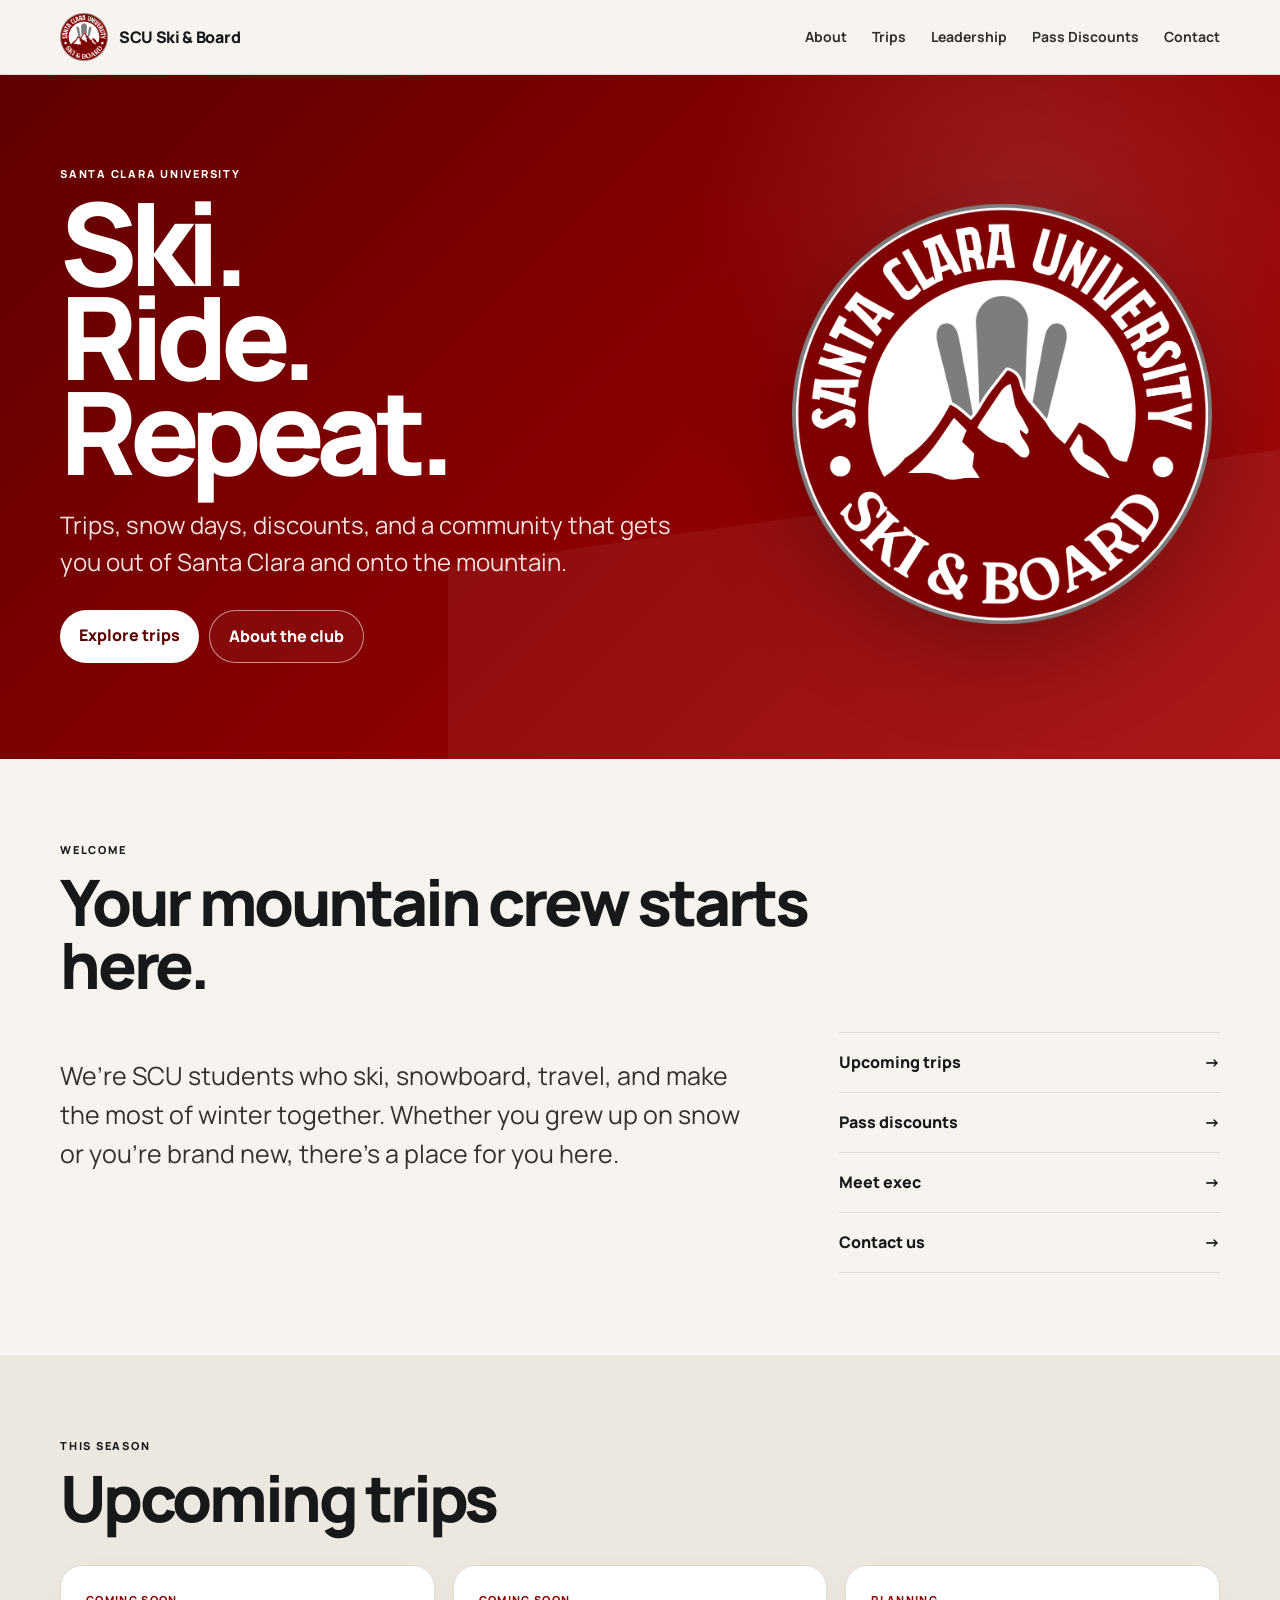
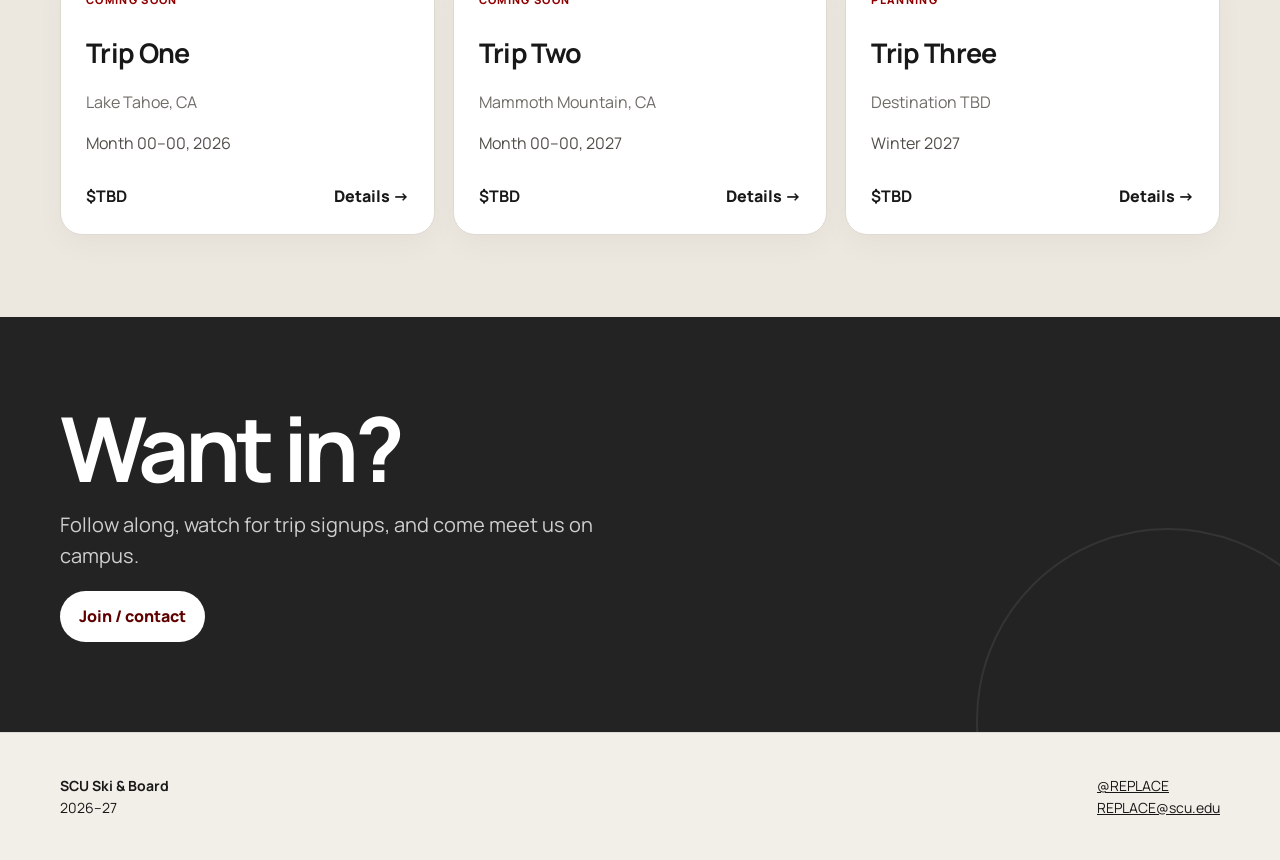
<file: index.html>
<!doctype html>
<html lang="en">
<head>
  <meta charset="utf-8">
  <meta name="viewport" content="width=device-width, initial-scale=1">
  <title>SCU Ski & Board</title>
  <link rel="stylesheet" href="style.css">
</head>
<body>
  <div id="site-header"></div>

  <main>
    <section class="hero branded-hero">
      <div class="wrap hero-grid">
        <div class="hero-content">
          <p class="eyebrow">Santa Clara University</p>
          <h1>Ski.<br>Ride.<br>Repeat.</h1>
          <p class="hero-copy">Trips, snow days, discounts, and a community that gets you out of Santa Clara and onto the mountain.</p>
          <div class="button-row">
            <a class="button primary" href="trips.html">Explore trips</a>
            <a class="button ghost" href="about.html">About the club</a>
          </div>
        </div>
        <div class="hero-logo-wrap" aria-hidden="true">
          <img class="hero-logo" src="images/scu-ski-board-logo.png" alt="">
        </div>
      </div>
    </section>

    <section class="section wrap">
      <div class="section-heading">
        <p class="eyebrow">Welcome</p>
        <h2>Your mountain crew starts here.</h2>
      </div>
      <div class="two-col">
        <p class="lead">We’re SCU students who ski, snowboard, travel, and make the most of winter together. Whether you grew up on snow or you’re brand new, there’s a place for you here.</p>
        <div class="quick-links">
          <a href="trips.html">Upcoming trips <span>→</span></a>
          <a href="passes.html">Pass discounts <span>→</span></a>
          <a href="leadership.html">Meet exec <span>→</span></a>
          <a href="contact.html">Contact us <span>→</span></a>
        </div>
      </div>
    </section>

    <section class="section alt">
      <div class="wrap">
        <div class="section-heading">
          <p class="eyebrow">This season</p>
          <h2>Upcoming trips</h2>
        </div>
        <div id="home-trips" class="card-grid"></div>
      </div>
    </section>

    <section class="photo-band">
      <div class="wrap photo-band-content">
        <h2>Want in?</h2>
        <p>Follow along, watch for trip signups, and come meet us on campus.</p>
        <a class="button light" href="contact.html">Join / contact</a>
      </div>
    </section>
  </main>

  <div id="site-footer"></div>
  <script src="site-data.js"></script>
  <script src="script.js"></script>
</body>
</html>
</file>
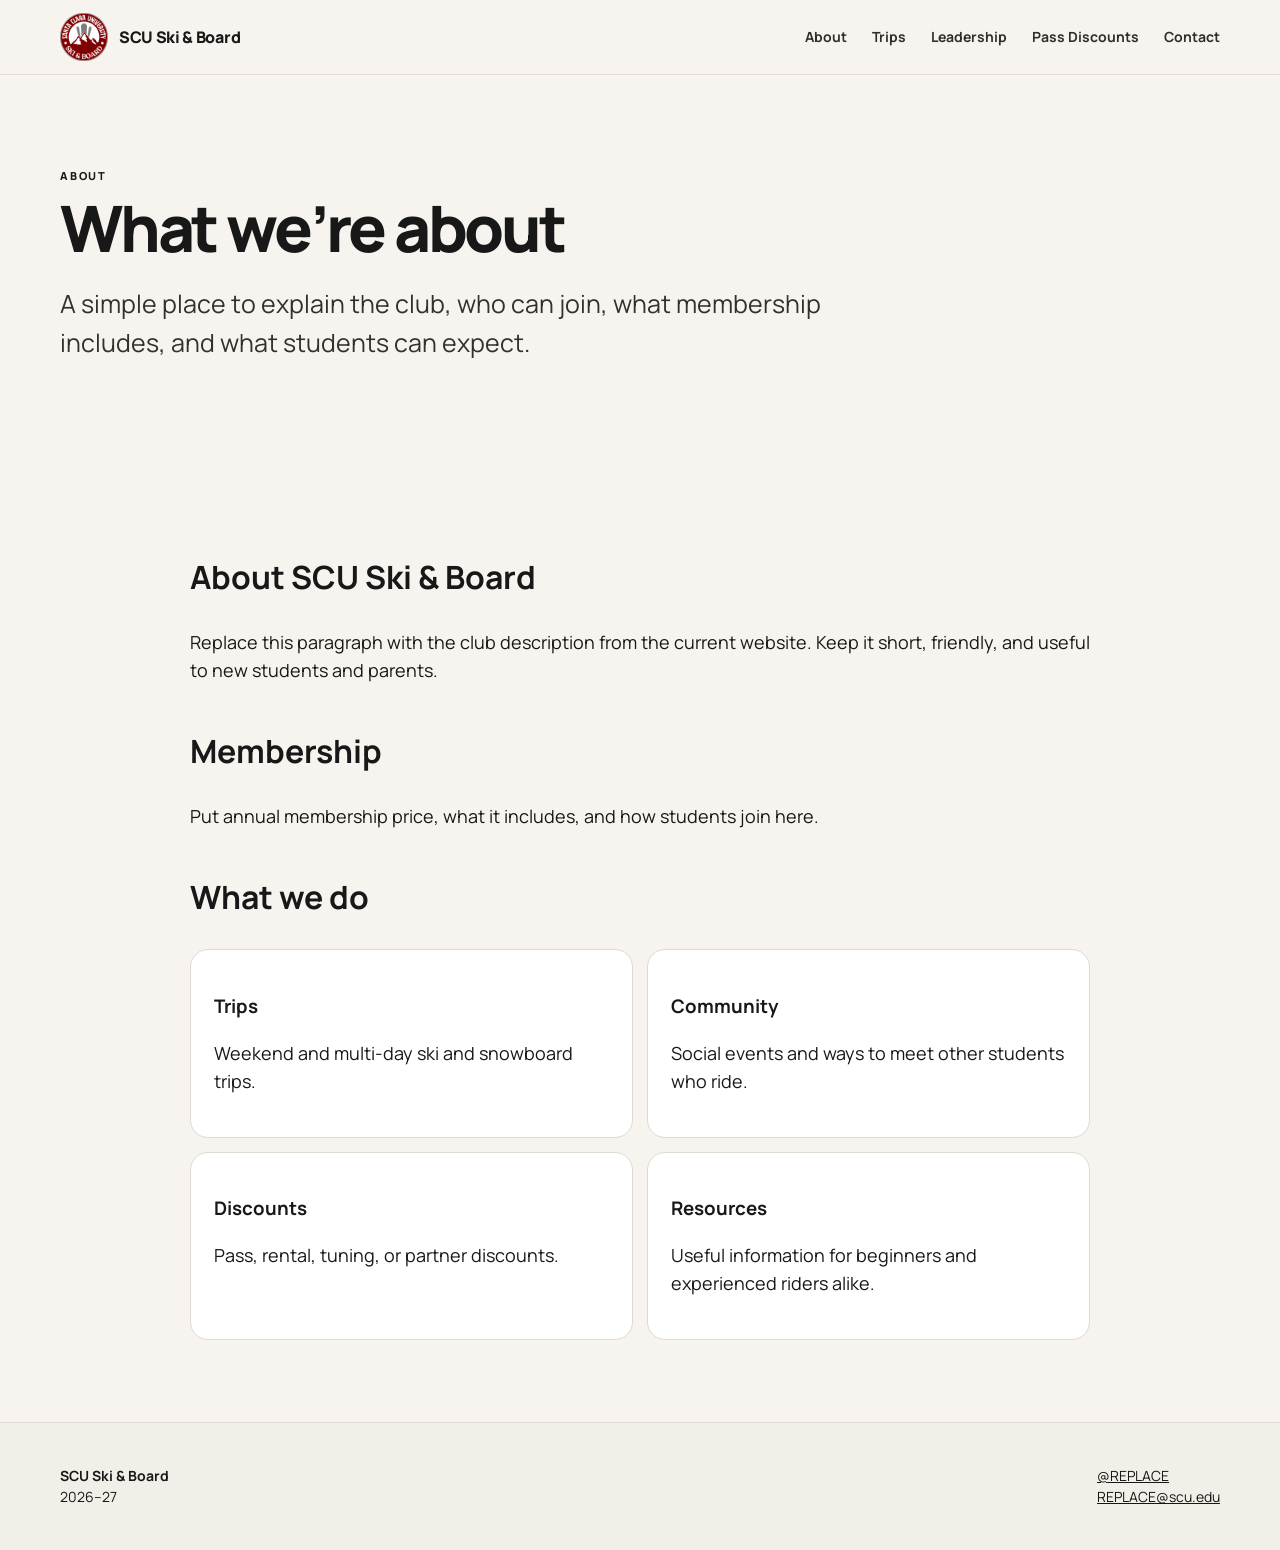
<file: about.html>
<!doctype html>
<html lang="en">
<head>
  <meta charset="utf-8"><meta name="viewport" content="width=device-width, initial-scale=1">
  <title>About | SCU Ski & Board</title><link rel="stylesheet" href="style.css">
</head>
<body>
<div id="site-header"></div>
<main>
  <section class="page-hero wrap">
    <p class="eyebrow">About</p>
    <h1>What we’re about</h1>
    <p class="lead">A simple place to explain the club, who can join, what membership includes, and what students can expect.</p>
  </section>
  <section class="section wrap prose">
    <h2>About SCU Ski & Board</h2>
    <p>Replace this paragraph with the club description from the current website. Keep it short, friendly, and useful to new students and parents.</p>

    <h2>Membership</h2>
    <p>Put annual membership price, what it includes, and how students join here.</p>

    <h2>What we do</h2>
    <div class="info-grid">
      <article><h3>Trips</h3><p>Weekend and multi-day ski and snowboard trips.</p></article>
      <article><h3>Community</h3><p>Social events and ways to meet other students who ride.</p></article>
      <article><h3>Discounts</h3><p>Pass, rental, tuning, or partner discounts.</p></article>
      <article><h3>Resources</h3><p>Useful information for beginners and experienced riders alike.</p></article>
    </div>
  </section>
</main>
<div id="site-footer"></div><script src="site-data.js"></script><script src="script.js"></script>
</body></html>
</file>
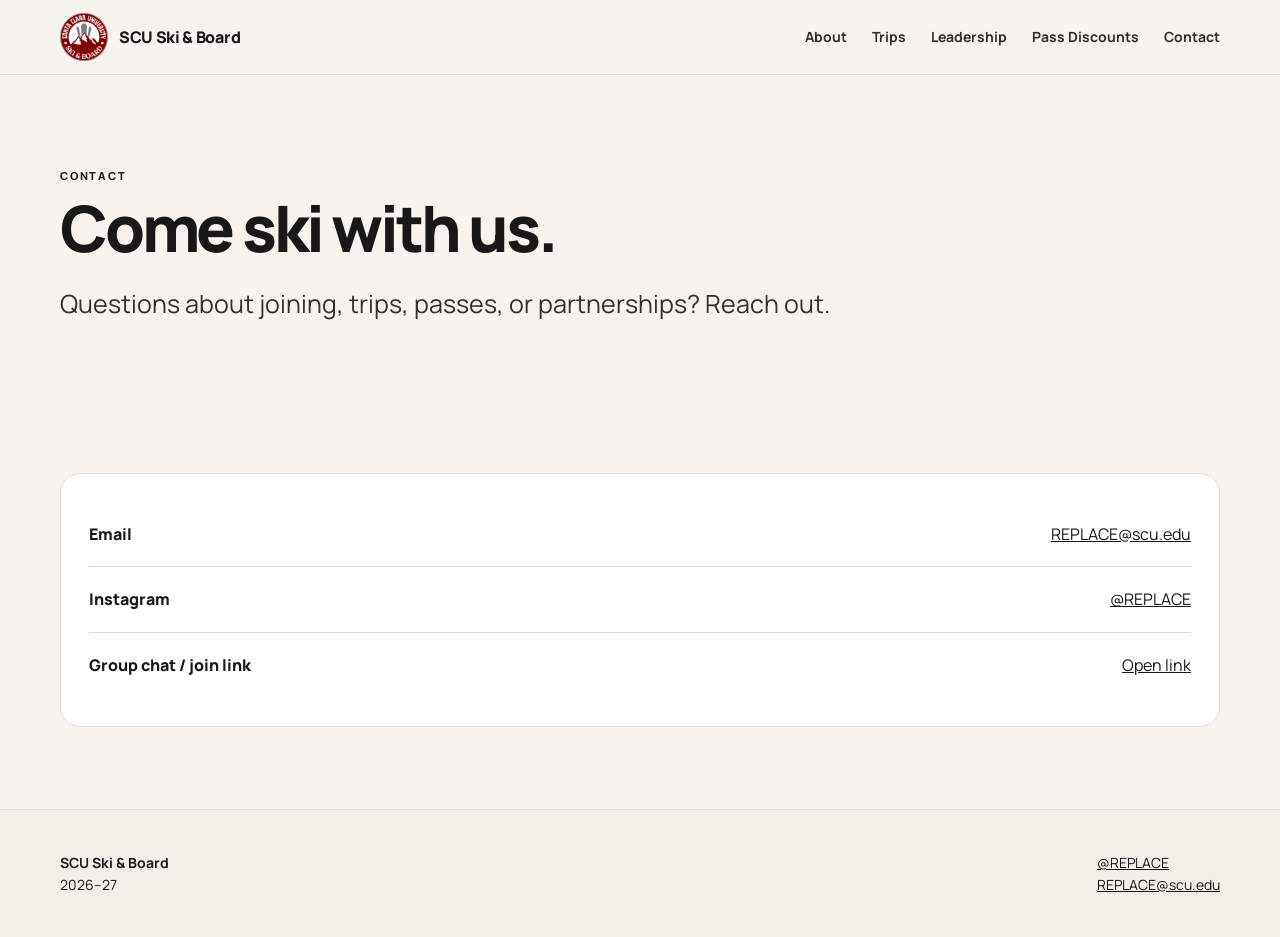
<file: contact.html>
<!doctype html>
<html lang="en">
<head>
  <meta charset="utf-8"><meta name="viewport" content="width=device-width, initial-scale=1">
  <title>Contact | SCU Ski & Board</title><link rel="stylesheet" href="style.css">
</head>
<body>
<div id="site-header"></div>
<main>
  <section class="page-hero wrap">
    <p class="eyebrow">Contact</p>
    <h1>Come ski with us.</h1>
    <p class="lead">Questions about joining, trips, passes, or partnerships? Reach out.</p>
  </section>
  <section class="section wrap">
    <div class="contact-card">
      <div><span class="label">Email</span><a id="contact-email" href="#"></a></div>
      <div><span class="label">Instagram</span><a id="contact-instagram" href="#" target="_blank" rel="noopener"></a></div>
      <div><span class="label">Group chat / join link</span><a id="contact-join" href="#" target="_blank" rel="noopener">Open link</a></div>
    </div>
  </section>
</main>
<div id="site-footer"></div><script src="site-data.js"></script><script src="script.js"></script>
</body></html>
</file>
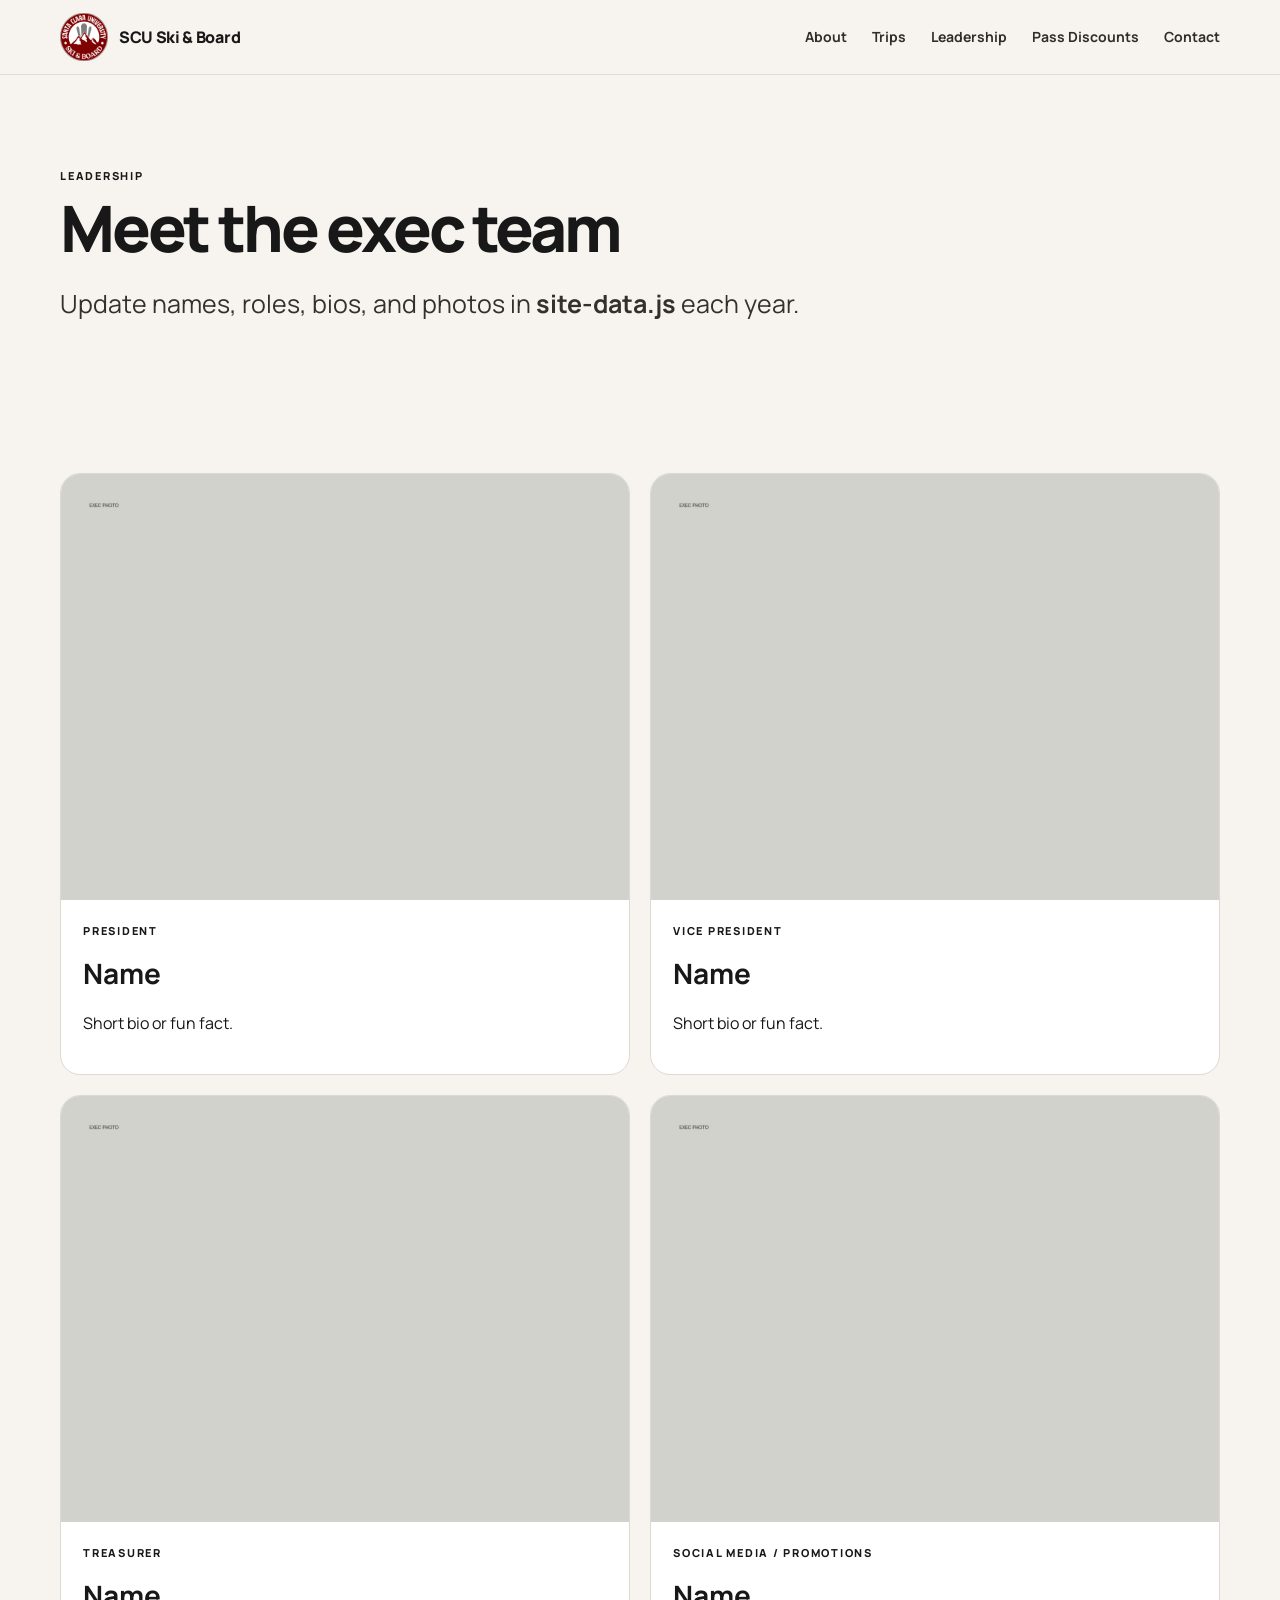
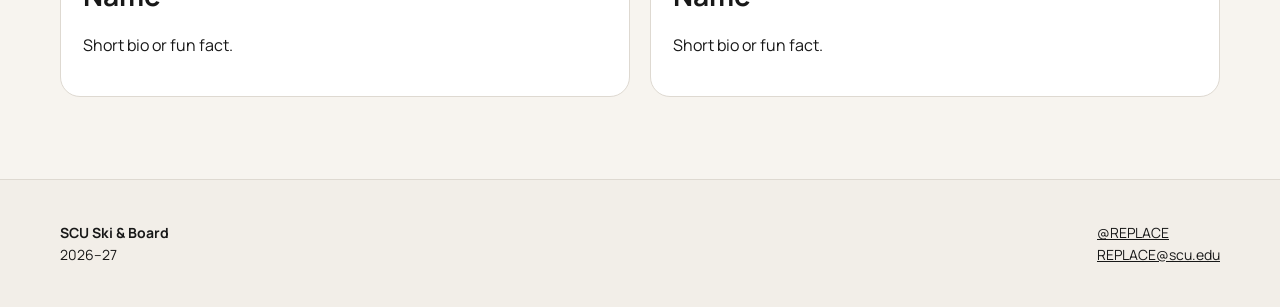
<file: leadership.html>
<!doctype html>
<html lang="en">
<head>
  <meta charset="utf-8"><meta name="viewport" content="width=device-width, initial-scale=1">
  <title>Leadership | SCU Ski & Board</title><link rel="stylesheet" href="style.css">
</head>
<body>
<div id="site-header"></div>
<main>
  <section class="page-hero wrap">
    <p class="eyebrow">Leadership</p>
    <h1>Meet the exec team</h1>
    <p class="lead">Update names, roles, bios, and photos in <strong>site-data.js</strong> each year.</p>
  </section>
  <section class="section wrap">
    <div id="exec-grid" class="exec-grid"></div>
  </section>
</main>
<div id="site-footer"></div><script src="site-data.js"></script><script src="script.js"></script>
</body></html>
</file>
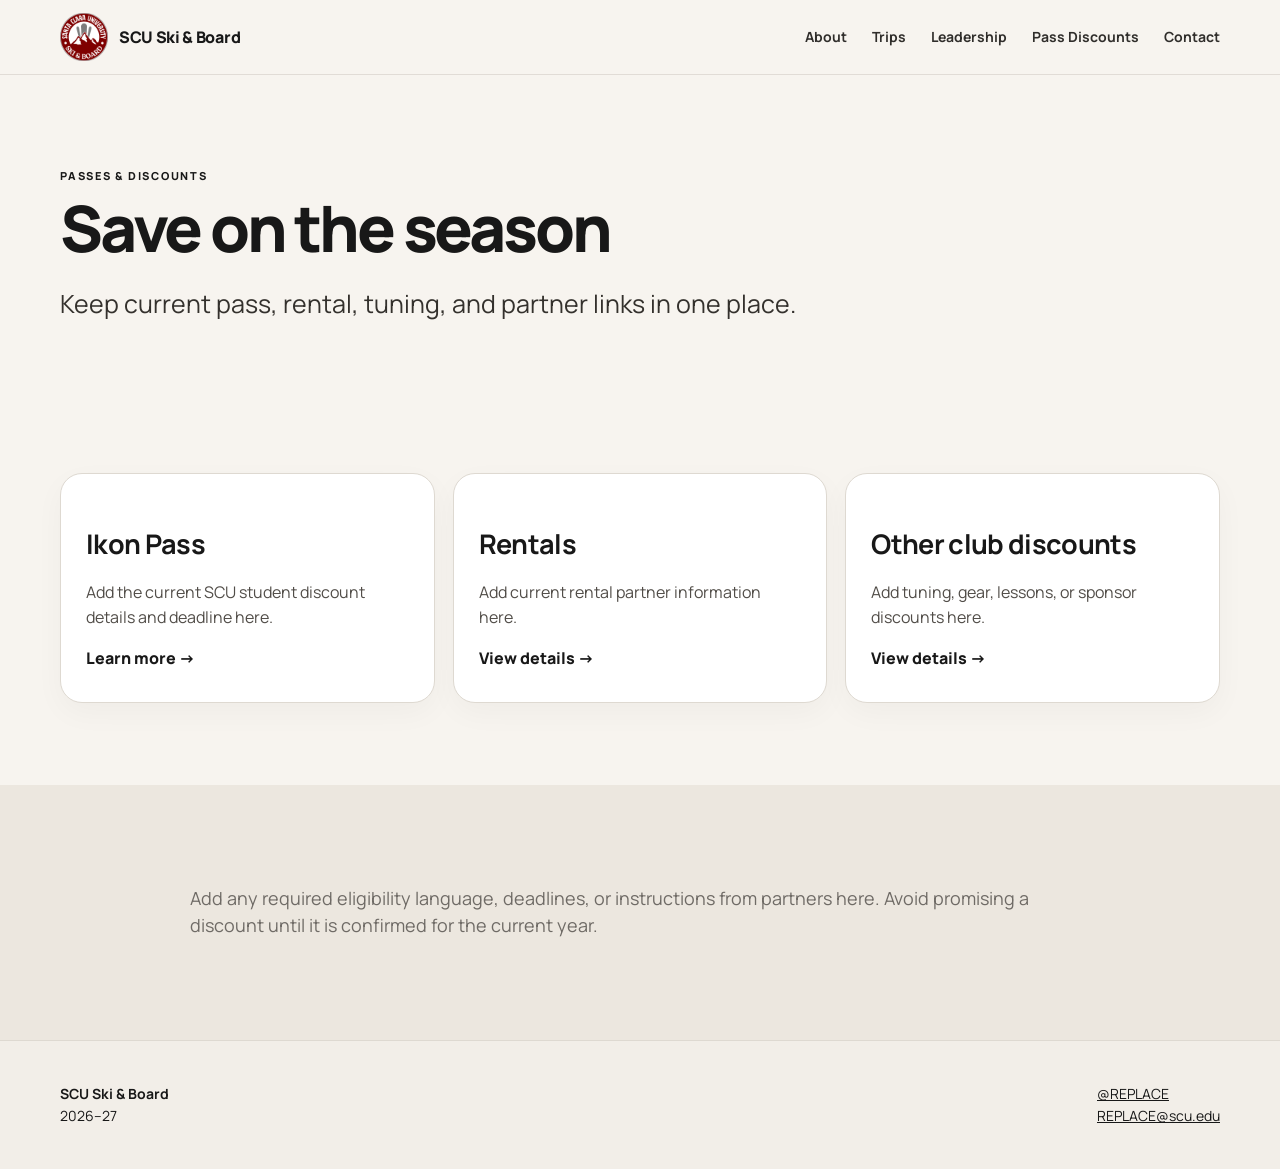
<file: passes.html>
<!doctype html>
<html lang="en">
<head>
  <meta charset="utf-8"><meta name="viewport" content="width=device-width, initial-scale=1">
  <title>Pass Discounts | SCU Ski & Board</title><link rel="stylesheet" href="style.css">
</head>
<body>
<div id="site-header"></div>
<main>
  <section class="page-hero wrap">
    <p class="eyebrow">Passes & discounts</p>
    <h1>Save on the season</h1>
    <p class="lead">Keep current pass, rental, tuning, and partner links in one place.</p>
  </section>
  <section class="section wrap">
    <div id="discount-grid" class="card-grid"></div>
  </section>
  <section class="section alt">
    <div class="wrap prose">
      <p class="small-note">Add any required eligibility language, deadlines, or instructions from partners here. Avoid promising a discount until it is confirmed for the current year.</p>
    </div>
  </section>
</main>
<div id="site-footer"></div><script src="site-data.js"></script><script src="script.js"></script>
</body></html>
</file>
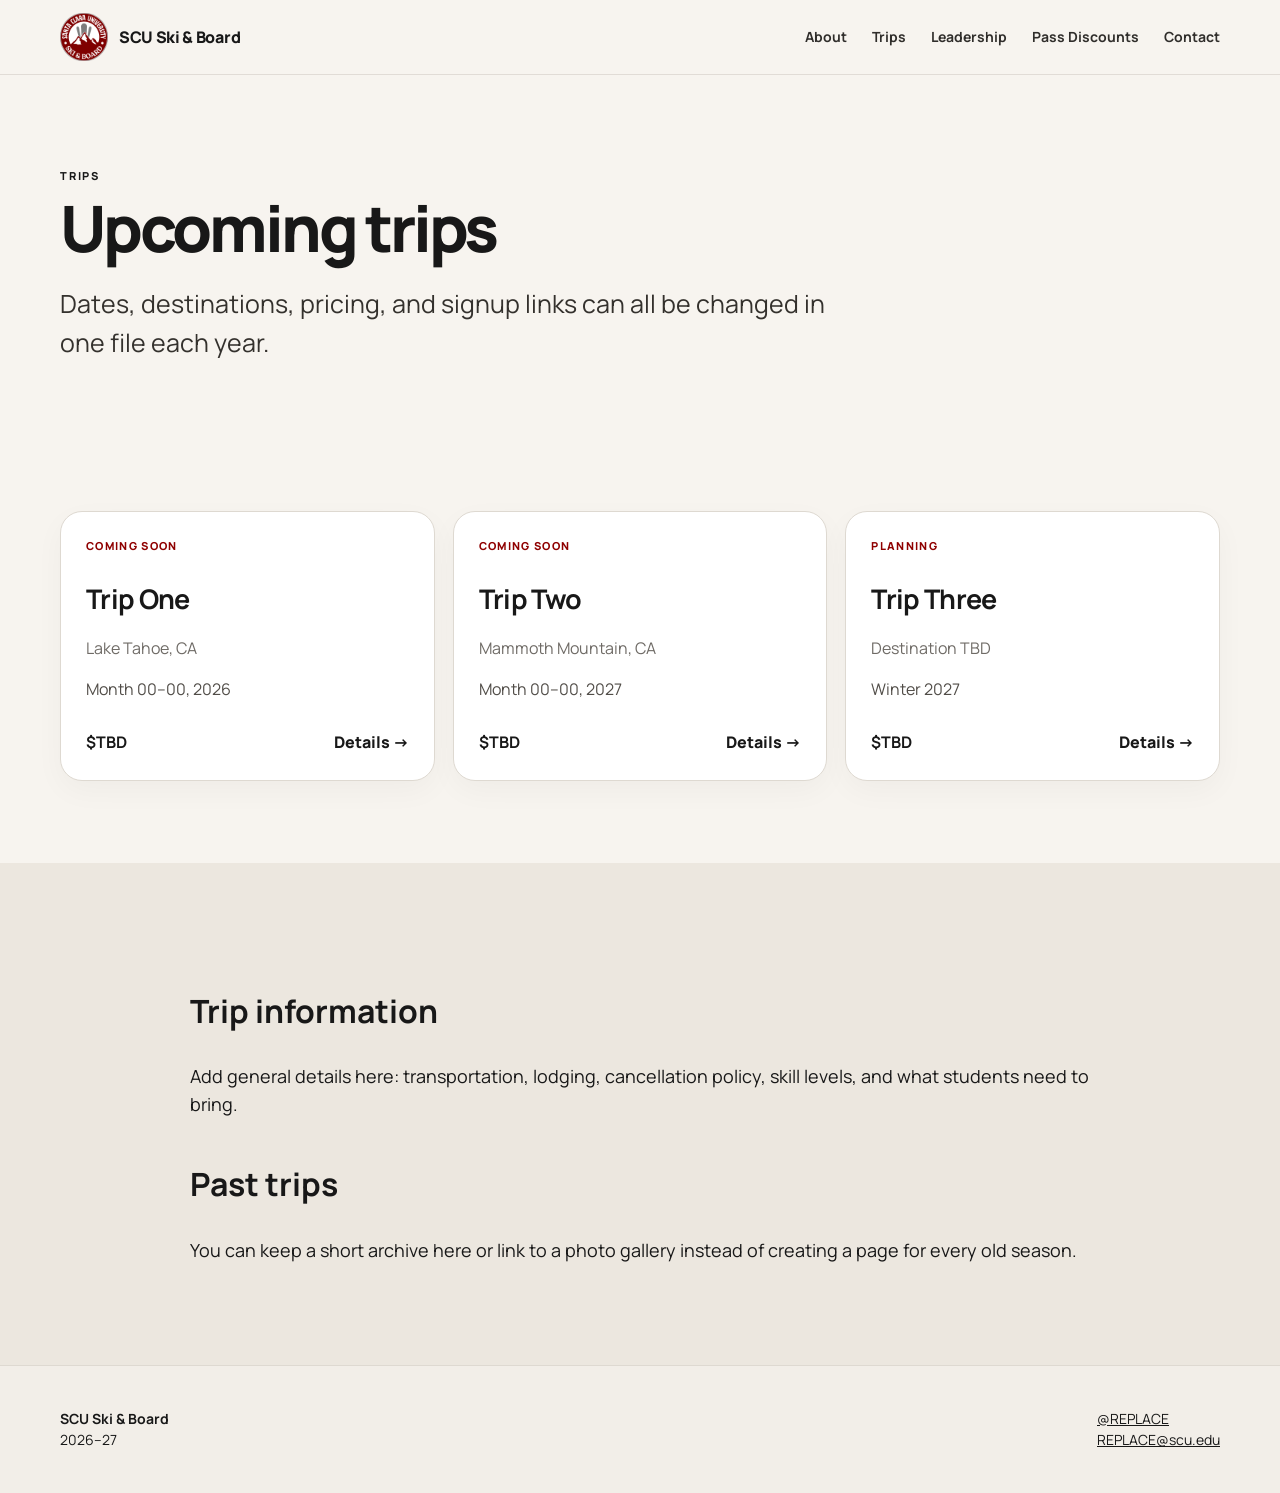
<file: trips.html>
<!doctype html>
<html lang="en">
<head>
  <meta charset="utf-8"><meta name="viewport" content="width=device-width, initial-scale=1">
  <title>Trips | SCU Ski & Board</title><link rel="stylesheet" href="style.css">
</head>
<body>
<div id="site-header"></div>
<main>
  <section class="page-hero wrap">
    <p class="eyebrow">Trips</p>
    <h1>Upcoming trips</h1>
    <p class="lead">Dates, destinations, pricing, and signup links can all be changed in one file each year.</p>
  </section>
  <section class="section wrap">
    <div id="all-trips" class="card-grid"></div>
  </section>
  <section class="section alt">
    <div class="wrap prose">
      <h2>Trip information</h2>
      <p>Add general details here: transportation, lodging, cancellation policy, skill levels, and what students need to bring.</p>
      <h2>Past trips</h2>
      <p>You can keep a short archive here or link to a photo gallery instead of creating a page for every old season.</p>
    </div>
  </section>
</main>
<div id="site-footer"></div><script src="site-data.js"></script><script src="script.js"></script>
</body></html>
</file>
<file: style.css>
@import url('https://fonts.googleapis.com/css2?family=Manrope:wght@400;500;600;700;800&display=swap');

:root {
  --bg: #f7f4ef;
  --paper: #ffffff;
  --ink: #181818;
  --muted: #6f6b66;
  --line: #ded9d1;
  --red: #8f0000;
  --red-dark: #5f0000;
  --charcoal: #232323;
  --snow: #fbfaf7;
  --max: 1160px;
}

* { box-sizing: border-box; }
html { scroll-behavior: smooth; }
body {
  margin: 0;
  font-family: "Manrope", ui-sans-serif, system-ui, -apple-system, BlinkMacSystemFont, "Segoe UI", sans-serif;
  color: var(--ink);
  background: var(--bg);
  line-height: 1.55;
}
a { color: inherit; }
img { max-width: 100%; display: block; }
.wrap { width: min(calc(100% - 36px), var(--max)); margin: 0 auto; }

/* Header */
.site-header {
  position: sticky;
  top: 0;
  z-index: 50;
  background: rgba(247,244,239,.93);
  border-bottom: 1px solid rgba(120,110,100,.18);
  backdrop-filter: blur(12px);
}
.nav {
  min-height: 74px;
  display: flex;
  align-items: center;
  justify-content: space-between;
  gap: 24px;
}
.brand {
  display: flex;
  align-items: center;
  gap: 11px;
  text-decoration: none;
  font-weight: 800;
  letter-spacing: -.02em;
}
.brand-logo {
  width: 48px;
  height: 48px;
  object-fit: contain;
}
.nav-links { display: flex; gap: 25px; align-items: center; }
.nav-links a {
  text-decoration: none;
  font-size: 14px;
  font-weight: 700;
  color: #302e2b;
}
.nav-links a:hover { color: var(--red); }
.menu-button {
  display: none;
  border: 1px solid var(--line);
  background: var(--paper);
  padding: 9px 13px;
  border-radius: 999px;
  font: inherit;
  font-weight: 700;
}

/* Hero */
.hero {
  color: white;
  min-height: 76vh;
}
.branded-hero {
  display: flex;
  align-items: center;
  overflow: hidden;
  position: relative;
  background:
    radial-gradient(circle at 80% 20%, rgba(255,255,255,.12), transparent 28%),
    linear-gradient(135deg, var(--red-dark) 0%, var(--red) 58%, #a80b0b 100%);
}
.branded-hero::after {
  content: "";
  position: absolute;
  inset: auto -10% -32% 35%;
  height: 70%;
  transform: skewY(-8deg);
  background: rgba(255,255,255,.055);
  pointer-events: none;
}
.hero-grid {
  position: relative;
  z-index: 2;
  display: grid;
  grid-template-columns: 1.2fr .8fr;
  align-items: center;
  gap: 70px;
  padding: 82px 0 88px;
}
.hero-content { max-width: 720px; }
.hero h1 {
  margin: 0;
  font-size: clamp(62px, 9vw, 122px);
  line-height: .82;
  letter-spacing: -.065em;
  font-weight: 800;
}
.hero-copy {
  max-width: 650px;
  font-size: clamp(18px, 2vw, 24px);
  margin: 28px 0 30px;
  color: rgba(255,255,255,.88);
}
.hero-logo-wrap {
  display: flex;
  justify-content: center;
  align-items: center;
}
.hero-logo {
  width: min(420px, 100%);
  filter: drop-shadow(0 24px 48px rgba(0,0,0,.28));
}
.eyebrow {
  text-transform: uppercase;
  letter-spacing: .16em;
  font-size: 11px;
  font-weight: 800;
  margin: 0 0 13px;
}
.button-row { display: flex; flex-wrap: wrap; gap: 10px; }
.button {
  display: inline-block;
  text-decoration: none;
  border-radius: 999px;
  padding: 13px 19px;
  font-weight: 800;
  transition: transform .18s ease, background .18s ease;
}
.button:hover { transform: translateY(-2px); }
.button.primary { background: white; color: var(--red-dark); }
.button.ghost { border: 1px solid rgba(255,255,255,.55); color: white; background: rgba(255,255,255,.04); }
.button.light { background: white; color: var(--red-dark); }

/* Content */
.section { padding: 82px 0; }
.alt { background: #ece7df; }
.section-heading { max-width: 760px; margin-bottom: 36px; }
.section-heading h2, .page-hero h1 {
  margin: 0;
  font-size: clamp(38px, 5vw, 70px);
  line-height: .98;
  letter-spacing: -.05em;
  font-weight: 800;
}
.page-hero { padding-top: 92px; padding-bottom: 42px; }
.page-hero .lead { max-width: 780px; }
.lead { font-size: clamp(19px, 2vw, 25px); color: #34312d; }
.two-col { display: grid; grid-template-columns: 1.3fr .7fr; gap: 72px; }
.quick-links { display: grid; border-top: 1px solid var(--line); }
.quick-links a {
  display:flex; justify-content:space-between;
  padding:17px 0; border-bottom:1px solid var(--line);
  text-decoration:none; font-weight:800;
}
.quick-links a:hover { color: var(--red); }

.card-grid { display: grid; grid-template-columns: repeat(3, 1fr); gap: 18px; }
.card {
  background: var(--paper);
  border: 1px solid var(--line);
  border-radius: 22px;
  padding: 25px;
  min-height: 230px;
  box-shadow: 0 10px 30px rgba(40,30,20,.035);
}
.card h3 { font-size: 27px; margin: 24px 0 6px; letter-spacing: -.025em; }
.card p { color: #514d48; }
.card-topline {
  color: var(--red);
  font-size: 11px;
  font-weight: 800;
  text-transform: uppercase;
  letter-spacing: .12em;
}
.card-bottom { margin-top: 28px; display:flex; justify-content:space-between; gap:12px; align-items:end; }
.card-bottom a, .card > a { font-weight: 800; text-decoration: none; }
.card-bottom a:hover, .card > a:hover { color: var(--red); }
.muted { color: var(--muted) !important; }

.photo-band {
  background: var(--charcoal);
  color: white;
  padding: 90px 0;
  position: relative;
  overflow: hidden;
}
.photo-band::after {
  content:"";
  position:absolute;
  width:380px; height:380px;
  right:-80px; bottom:-180px;
  border:2px solid rgba(255,255,255,.08);
  border-radius:50%;
}
.photo-band h2 {
  font-size: clamp(48px, 7vw, 92px);
  line-height: .92;
  margin: 0;
  letter-spacing: -.055em;
}
.photo-band p { font-size: 20px; max-width: 610px; color: rgba(255,255,255,.78); }

.prose { max-width: 900px; }
.prose h2 { margin-top: 42px; font-size: 32px; }
.prose p { font-size: 18px; }
.info-grid { display:grid; grid-template-columns:1fr 1fr; gap:14px; }
.info-grid article { background:white; border:1px solid var(--line); border-radius:18px; padding:23px; }

.exec-grid { display:grid; grid-template-columns:repeat(2,1fr); gap:20px; }
.exec-card { overflow:hidden; background:white; border:1px solid var(--line); border-radius:20px; }
.exec-card img { width:100%; aspect-ratio: 4/3; object-fit:cover; background:#ddd; }
.exec-copy { padding:22px; }
.exec-copy h3 { margin:0; font-size:28px; }

.contact-card { background:white; border:1px solid var(--line); border-radius:20px; padding:28px; display:grid; gap:0; }
.contact-card > div { padding:20px 0; border-bottom:1px solid var(--line); display:flex; justify-content:space-between; gap:20px; }
.contact-card > div:last-child { border-bottom:0; }
.label { font-weight:800; }
.small-note { color:var(--muted); }

.footer { border-top:1px solid var(--line); padding:42px 0; background:#f2eee8; }
.footer-inner { display:flex; justify-content:space-between; gap:30px; font-size:14px; }

@media (max-width: 820px) {
  .menu-button { display:block; }
  .nav-links {
    display:none; position:absolute; left:18px; right:18px; top:70px;
    background:white; border:1px solid var(--line); border-radius:16px;
    padding:12px; box-shadow:0 16px 40px rgba(0,0,0,.12);
  }
  .nav-links.open { display:grid; }
  .nav-links a { padding:10px 8px; }
  .hero-grid { grid-template-columns: 1fr; gap: 34px; padding: 70px 0 60px; }
  .hero-logo-wrap { justify-content: flex-start; }
  .hero-logo { width: min(250px, 72vw); }
  .two-col, .card-grid, .exec-grid, .info-grid { grid-template-columns:1fr; }
  .section { padding:58px 0; }
  .page-hero { padding-top:64px; }
  .contact-card > div { display:grid; }
  .footer-inner { display:grid; }
}

@media (max-width: 520px) {
  .brand span:last-child { display:none; }
  .brand-logo { width:44px; height:44px; }
  .hero h1 { font-size: clamp(56px, 20vw, 82px); }
  .hero-logo { width: 210px; }
}
</file>
